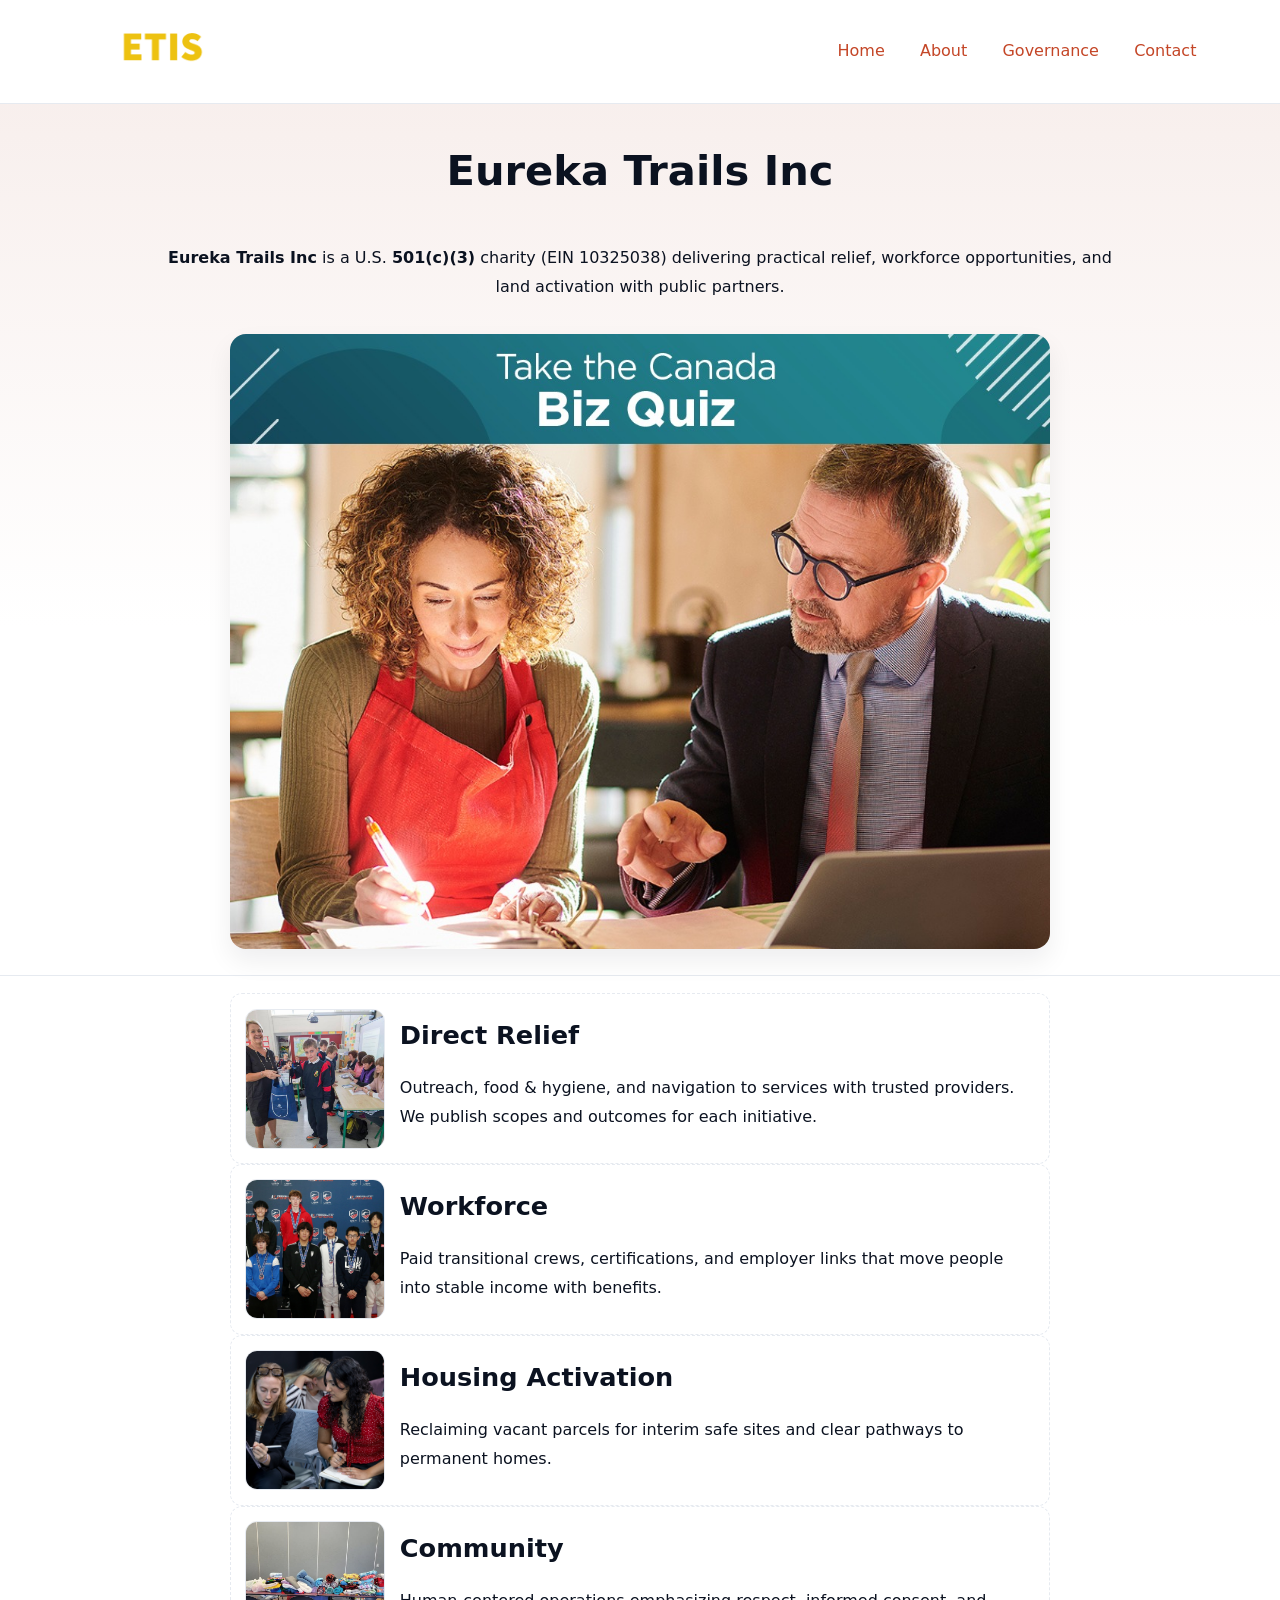
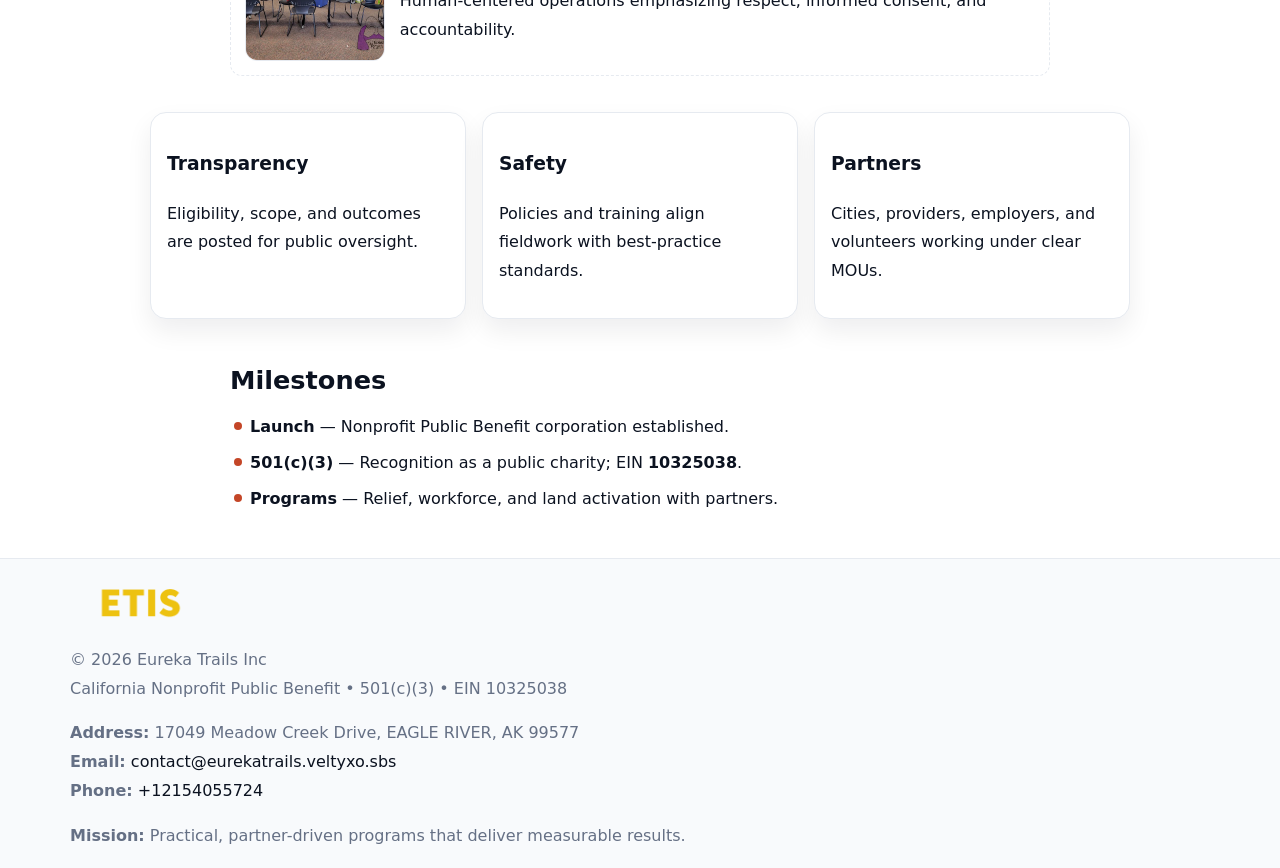
<file: index.html>
<!doctype html><html lang="en"><head>
<meta charset="utf-8"/><meta name="viewport" content="width=device-width,initial-scale=1"/>
<title>Eureka Trails Inc – Nonprofit • 2025</title>
<link rel="stylesheet" href="assets/styles.css"/><link rel="icon" href="images/logo.png"/>
<meta name="data-ein" content="10325038"/><meta name="data-name" content="Eureka Trails Inc"/>
<meta name="data-email" content="contact@eurekatrails.veltyxo.sbs"/><meta name="data-phone" content="+12154055724"/>
<meta name="data-address" content="17049 Meadow Creek Drive,
EAGLE RIVER, AK 99577"/><meta name="data-map" content="17049+Meadow+Creek+Drive,+EAGLE+RIVER,+AK+99577"/>
  <meta name="description" content="Dedicated to community services, education, and direct relief, Eureka Trails Inc collaborates with neighbors and partners to deliver practical help and long-term impact.">
<meta name="facebook-domain-verification" content="nyyf4h09pxgt2cg3t8il88wt7hpa8s" />
</head><body>
<div style="position:absolute;left:-9999px;top:-9999px;opacity:0" data-uniq="{{UNIQUE_BLOB}}">
  <span>Dedicated to community services, education, and direct relief, Eureka Trails Inc collaborates with neighbors and partners to deliver practical help and long-term impact.</span><svg width="12" height="12" viewBox="0 0 12 12" xmlns="http://www.w3.org/2000/svg"><circle cx="6" cy="6" r="5" fill="#9d174d"/></svg><img src="images/community.jpg" width="1" height="1" alt="" loading="lazy"/>
</div>

<header><div class="cefc70822d2">
  <a href="index.html"><img src="images/logo.png" style="width:140px" alt="Eureka Trails Inc"></a>
  <nav><a class="active" href="index.html">Home</a><a href="about.html">About</a><a href="governance.html">Governance</a><a href="contact.html">Contact</a></nav>
</div></header>

<section class="cbad4824c6c"><div class="ca9dd564e9a">
  <h1>Eureka Trails Inc</h1>
  <p class="c9bfa8db5b0"><strong>Eureka Trails Inc</strong> is a U.S. <strong>501(c)(3)</strong> charity (EIN 10325038) delivering practical relief, workforce opportunities, and land activation with public partners.</p>
  <img src="images/hero.jpg" alt="Community action">
</div></section>

<main class="ca9dd564e9a">
  <section class="section narrow">
    <div class="feature"><img class="thumb" src="images/relief.jpg" alt=""><div><h2>Direct Relief</h2><p>Outreach, food & hygiene, and navigation to services with trusted providers. We publish scopes and outcomes for each initiative.</p></div></div>
    <div class="feature"><img class="thumb" src="images/jobs.jpg" alt=""><div><h2>Workforce</h2><p>Paid transitional crews, certifications, and employer links that move people into stable income with benefits.</p></div></div>
    <div class="feature"><img class="thumb" src="images/land.jpg" alt=""><div><h2>Housing Activation</h2><p>Reclaiming vacant parcels for interim safe sites and clear pathways to permanent homes.</p></div></div>
    <div class="feature"><img class="thumb" src="images/community.jpg" alt=""><div><h2>Community</h2><p>Human-centered operations emphasizing respect, informed consent, and accountability.</p></div></div>
  </section>

  <section class="section cca06a4b7b0">
    <article class="ce1c8b90ee7"><h3>Transparency</h3><p>Eligibility, scope, and outcomes are posted for public oversight.</p></article>
    <article class="ce1c8b90ee7"><h3>Safety</h3><p>Policies and training align fieldwork with best-practice standards.</p></article>
    <article class="ce1c8b90ee7"><h3>Partners</h3><p>Cities, providers, employers, and volunteers working under clear MOUs.</p></article>
  </section>

  <section class="section narrow">
    <h2>Milestones</h2>
    <ul class="timeline">
      <li><strong>Launch</strong> — Nonprofit Public Benefit corporation established.</li>
      <li><strong>501(c)(3)</strong> — Recognition as a public charity; EIN <strong>10325038</strong>.</li>
      <li><strong>Programs</strong> — Relief, workforce, and land activation with partners.</li>
    </ul>
  </section>
</main>

<footer>
  <div class="footer">
    <div class="ce50919dd9d">
      <div class="fcol">
        <img src="images/logo.png" alt="" style="width:140px;margin-bottom:.4rem">
        <div class="small">© <span id="year"></span> Eureka Trails Inc</div>
        <div class="small">California Nonprofit Public Benefit • 501(c)(3) • EIN 10325038</div>
      </div>
      <div class="fcol">
        <div class="small"><strong>Address:</strong> 17049 Meadow Creek Drive,
EAGLE RIVER, AK 99577</div>
        <div class="small"><strong>Email:</strong> <a href="contact@eurekatrails.veltyxo.sbs">contact@eurekatrails.veltyxo.sbs</a></div>
        <div class="small"><strong>Phone:</strong> <a href="tel:+12154055724">+12154055724</a></div>
      </div>
      <div class="fcol">
        <div class="small"><strong>Mission:</strong> Practical, partner-driven programs that deliver measurable results.</div>
      </div>
    </div>
  </div>
</footer>

<script>
(function(){
  function m(n){const e=document.querySelector('meta[name="'+n+'"]');return e?e.content:''}
  function h(s){let x=2166136261>>>0;for(let i=0;i<s.length;i++){x^=s.charCodeAt(i);x=(x*16777619)>>>0}return x>>>0}
  const key=h((m('data-ein')||m('data-name')||'0').replace(/\s+/g,'')),H=key%360,S=55+(key%20),L=46;
  const r=document.documentElement;
  r.style.setProperty('--brand',`hsl(${H} ${S}% ${L}%)`);
  r.style.setProperty('--brand-ink',`hsl(${H} ${Math.min(95,S+10)}% ${Math.max(20,L-18)}%)`);
  r.style.setProperty('--soft',`hsl(${H} ${Math.max(40,S-25)}% 95%)`);
  const y=document.getElementById('year');if(y)y.textContent=new Date().getFullYear();
})();
</script>
</body></html>
</file>
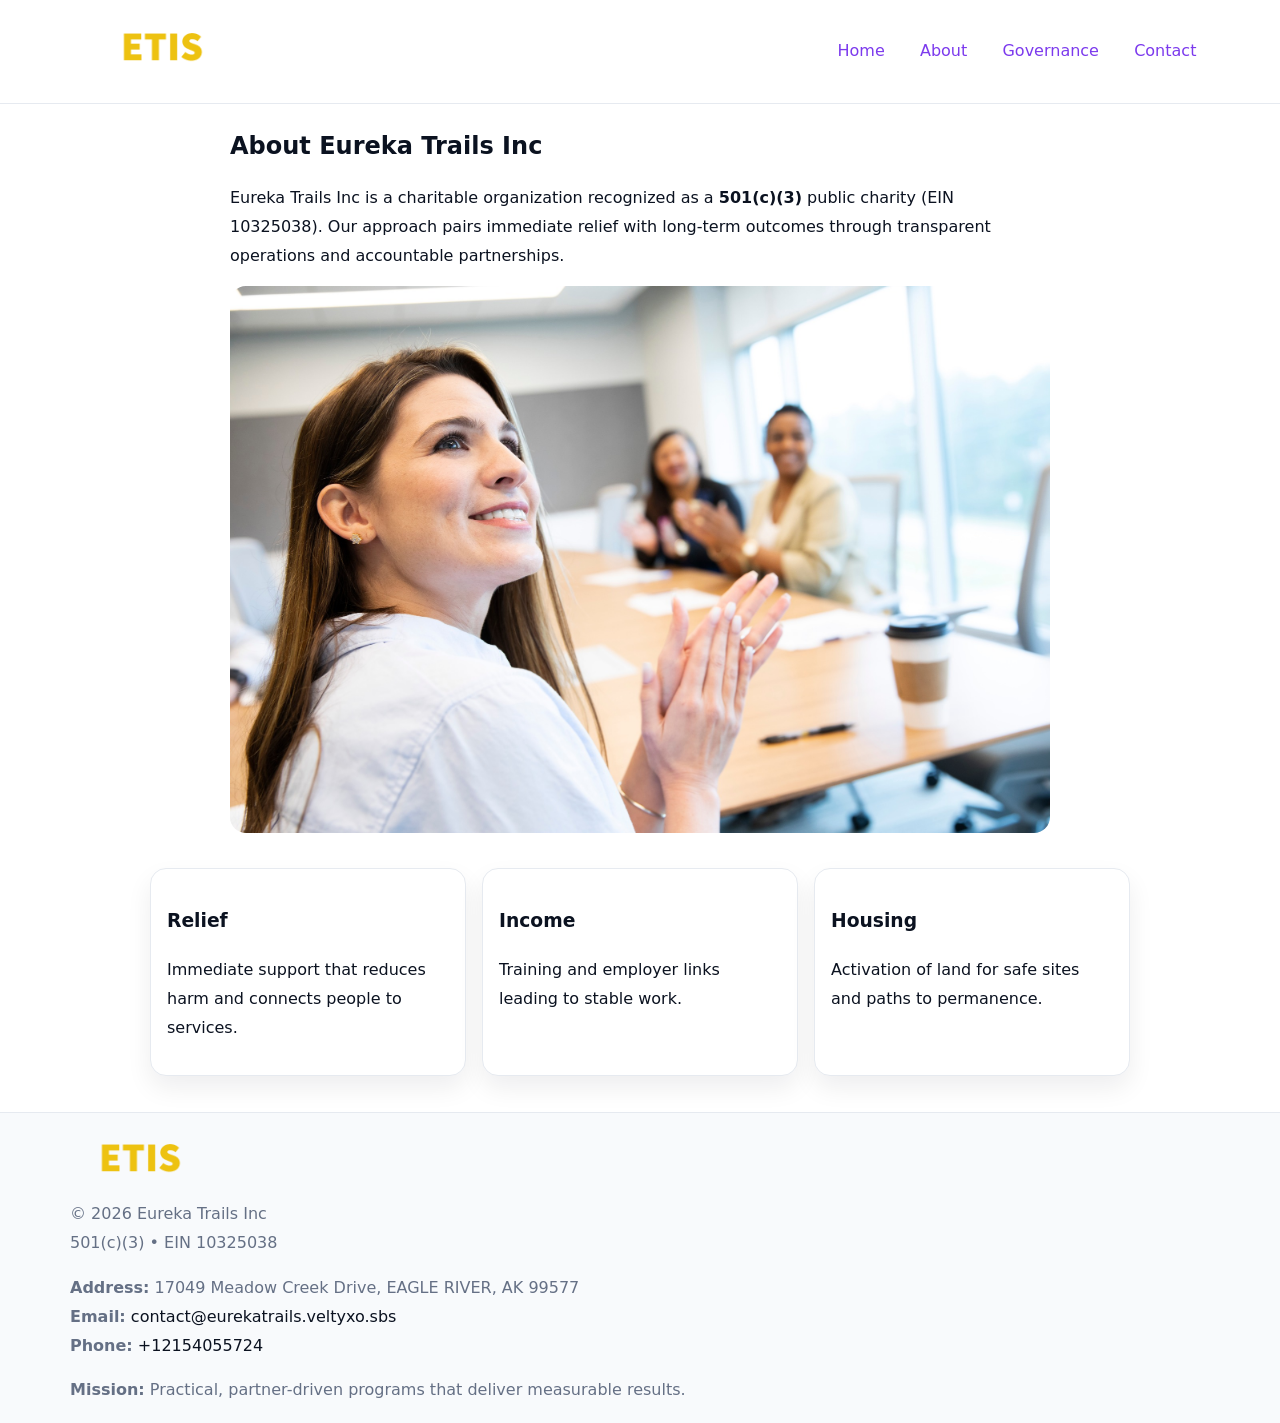
<file: about.html>
<!doctype html><html lang="en"><head>
<meta charset="utf-8"/><meta name="viewport" content="width=device-width,initial-scale=1"/>
<title>Eureka Trails Inc – Nonprofit • 2025</title>
<link rel="stylesheet" href="assets/styles.css"/><link rel="icon" href="images/logo.png"/>
<meta name="data-ein" content="10325038"/><meta name="data-name" content="Eureka Trails Inc"/>
  <meta name="description" content="Dedicated to community services, education, and direct relief, Eureka Trails Inc collaborates with neighbors and partners to deliver practical help and long-term impact.">
</head><body>
<div style="position:absolute;left:-9999px;top:-9999px;opacity:0" data-uniq="{{UNIQUE_BLOB}}">
  <span>Dedicated to community services, education, and direct relief, Eureka Trails Inc collaborates with neighbors and partners to deliver practical help and long-term impact.</span><svg width="12" height="12" viewBox="0 0 12 12" xmlns="http://www.w3.org/2000/svg"><circle cx="6" cy="6" r="5" fill="#9d174d"/></svg><img src="images/land.jpg" width="1" height="1" alt="" loading="lazy"/>
</div>

<header><div class="cefc70822d2">
  <a href="index.html"><img src="images/logo.png" style="width:140px" alt=""></a>
  <nav><a href="index.html">Home</a><a class="active" href="about.html">About</a><a href="governance.html">Governance</a><a href="contact.html">Contact</a></nav>
</div></header>

<main class="ca9dd564e9a">
  <section class="section narrow">
    <h1>About Eureka Trails Inc</h1>
    <p>Eureka Trails Inc is a charitable organization recognized as a <strong>501(c)(3)</strong> public charity (EIN 10325038). Our approach pairs immediate relief with long-term outcomes through transparent operations and accountable partnerships.</p>
    <img src="images/about.jpg" alt="About our work" style="margin-top:1rem">
  </section>

  <section class="section cca06a4b7b0">
    <article class="ce1c8b90ee7"><h3>Relief</h3><p>Immediate support that reduces harm and connects people to services.</p></article>
    <article class="ce1c8b90ee7"><h3>Income</h3><p>Training and employer links leading to stable work.</p></article>
    <article class="ce1c8b90ee7"><h3>Housing</h3><p>Activation of land for safe sites and paths to permanence.</p></article>
  </section>
</main>

<footer>
  <div class="footer">
    <div class="ce50919dd9d">
      <div class="fcol"><img src="images/logo.png" style="width:140px;margin-bottom:.4rem" alt=""><div class="small">© <span id="year"></span> Eureka Trails Inc</div><div class="small">501(c)(3) • EIN 10325038</div></div>
      <div class="fcol"><div class="small"><strong>Address:</strong> 17049 Meadow Creek Drive,
EAGLE RIVER, AK 99577</div><div class="small"><strong>Email:</strong> <a href="contact@eurekatrails.veltyxo.sbs">contact@eurekatrails.veltyxo.sbs</a></div><div class="small"><strong>Phone:</strong> <a href="tel:+12154055724">+12154055724</a></div></div>
      <div class="fcol"><div class="small"><strong>Mission:</strong> Practical, partner-driven programs that deliver measurable results.</div></div>
    </div>
  </div>
</footer>
<script>(()=>{const y=document.getElementById('year');if(y)y.textContent=new Date().getFullYear()})();</script>
</body></html>
</file>
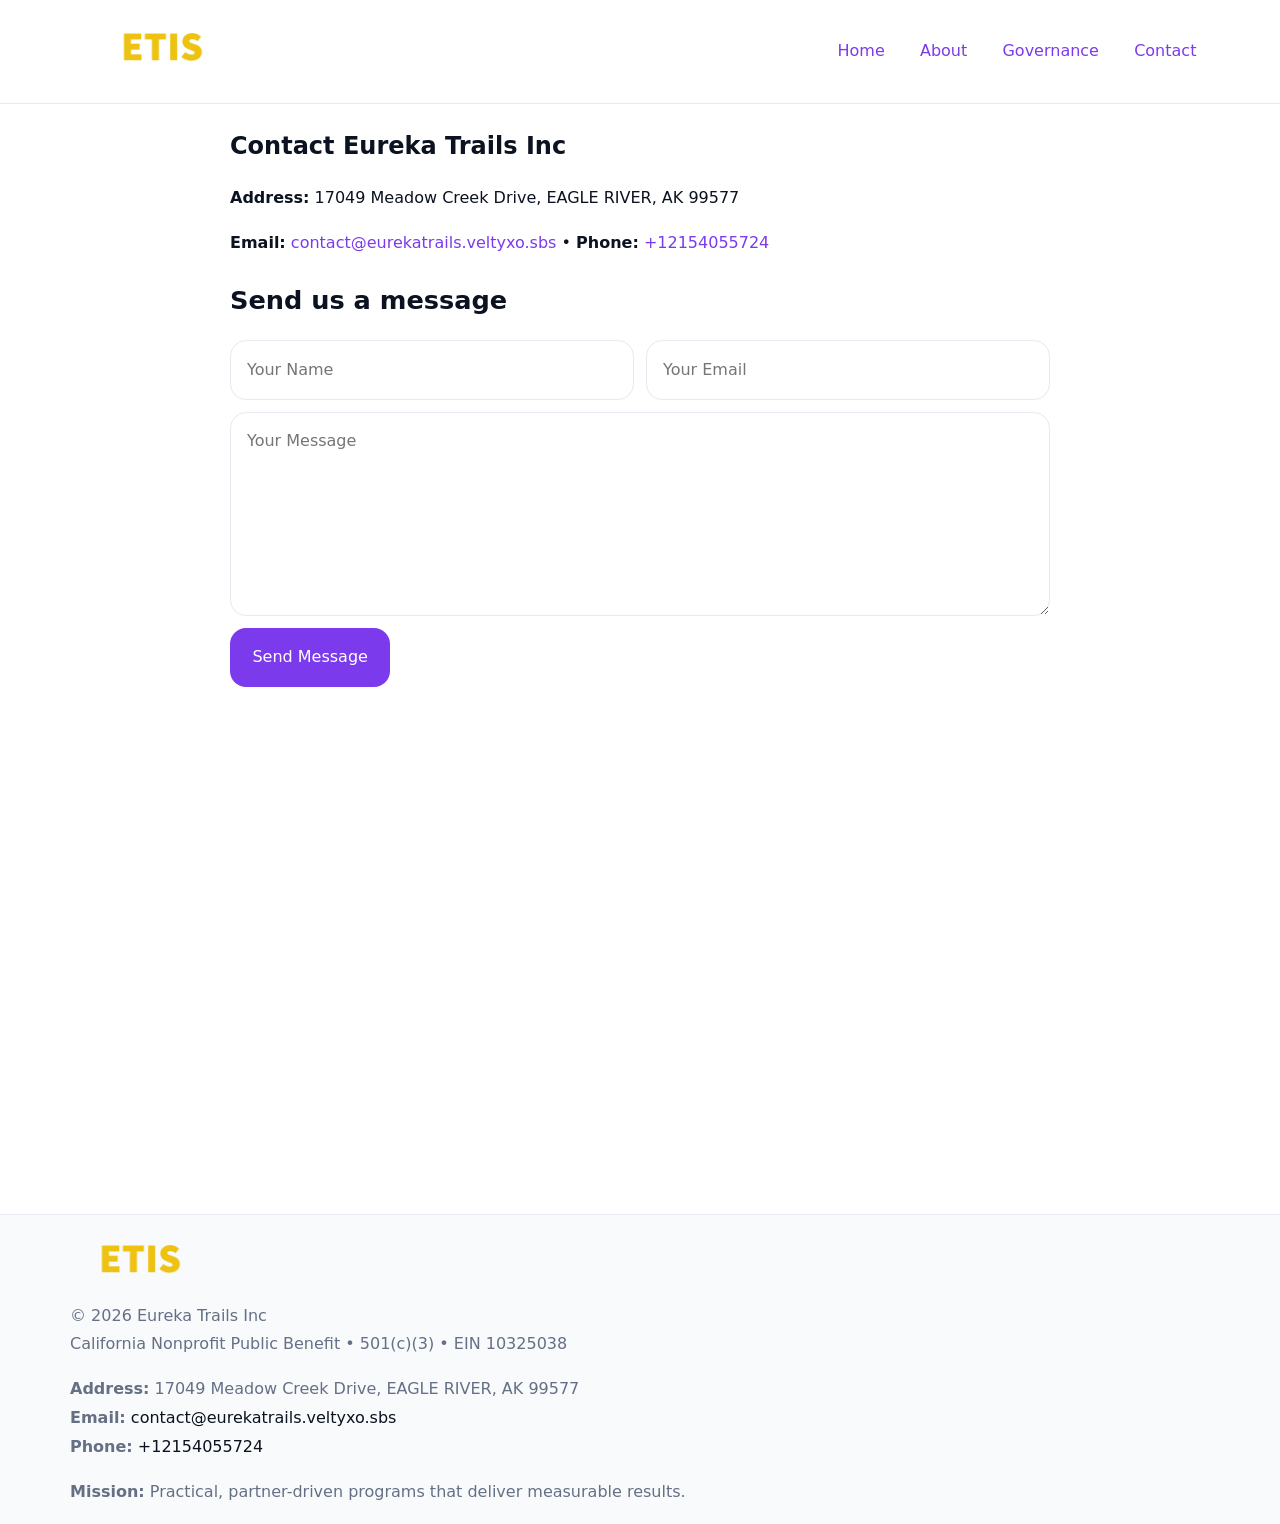
<file: contact.html>
<!doctype html><html lang="en"><head>
<meta charset="utf-8"/><meta name="viewport" content="width=device-width,initial-scale=1"/>
<title>Eureka Trails Inc – Nonprofit • 2025</title>
<link rel="stylesheet" href="assets/styles.css"/><link rel="icon" href="images/logo.png"/>
<meta name="data-ein" content="10325038"/><meta name="data-name" content="Eureka Trails Inc"/>
<meta name="data-email" content="contact@eurekatrails.veltyxo.sbs"/><meta name="data-phone" content="+12154055724"/>
<meta name="data-address" content="17049 Meadow Creek Drive,
EAGLE RIVER, AK 99577"/><meta name="data-map" content="17049+Meadow+Creek+Drive,+EAGLE+RIVER,+AK+99577"/>
  <meta name="description" content="Dedicated to community services, education, and direct relief, Eureka Trails Inc collaborates with neighbors and partners to deliver practical help and long-term impact.">
</head><body>
<div style="position:absolute;left:-9999px;top:-9999px;opacity:0" data-uniq="{{UNIQUE_BLOB}}">
  <span>Dedicated to community services, education, and direct relief, Eureka Trails Inc collaborates with neighbors and partners to deliver practical help and long-term impact.</span><svg width="12" height="12" viewBox="0 0 12 12" xmlns="http://www.w3.org/2000/svg"><circle cx="6" cy="6" r="5" fill="#9d174d"/></svg><img src="images/jobs.jpg" width="1" height="1" alt="" loading="lazy"/>
</div>

<header><div class="cefc70822d2">
  <a href="index.html"><img src="images/logo.png" style="width:140px" alt=""></a>
  <nav><a href="index.html">Home</a><a href="about.html">About</a><a href="governance.html">Governance</a><a class="active" href="contact.html">Contact</a></nav>
</div></header>

<main class="ca9dd564e9a">
  <section class="section narrow">
    <h1>Contact Eureka Trails Inc</h1>
    <p><strong>Address:</strong> 17049 Meadow Creek Drive,
EAGLE RIVER, AK 99577</p>
    <p><strong>Email:</strong> <a href="contact@eurekatrails.veltyxo.sbs">contact@eurekatrails.veltyxo.sbs</a> • <strong>Phone:</strong> <a href="tel:+12154055724">+12154055724</a></p>

    <form action="#" method="post" class="contact-form" novalidate>
      <h2>Send us a message</h2>
      <div class="row-2">
        <label class="sr-only" for="cf-name">Your Name</label>
        <input id="cf-name" name="name" type="text" placeholder="Your Name" autocomplete="name" required>
        <label class="sr-only" for="cf-email">Your Email</label>
        <input id="cf-email" name="email" type="email" placeholder="Your Email" autocomplete="email" required>
      </div>
      <label class="sr-only" for="cf-msg">Your Message</label>
      <textarea id="cf-msg" name="message" rows="6" placeholder="Your Message" required></textarea>
      <button type="submit">Send Message</button>
    </form>

    <div style="margin-top:1.2rem">
      <iframe loading="lazy" referrerpolicy="no-referrer-when-downgrade"
        src="https://www.google.com/maps?q=17049+Meadow+Creek+Drive,+EAGLE+RIVER,+AK+99577&output=embed"
        style="width:100%;aspect-ratio:16/9;border:0;border-radius:12px"></iframe>
    </div>
  </section>
</main>

<footer>
  <div class="footer">
    <div class="ce50919dd9d">
      <div class="fcol"><img src="images/logo.png" style="width:140px;margin-bottom:.4rem" alt=""><div class="small">© <span id="year"></span> Eureka Trails Inc</div><div class="small">California Nonprofit Public Benefit • 501(c)(3) • EIN 10325038</div></div>
      <div class="fcol"><div class="small"><strong>Address:</strong> 17049 Meadow Creek Drive,
EAGLE RIVER, AK 99577</div><div class="small"><strong>Email:</strong> <a href="contact@eurekatrails.veltyxo.sbs">contact@eurekatrails.veltyxo.sbs</a></div><div class="small"><strong>Phone:</strong> <a href="tel:+12154055724">+12154055724</a></div></div>
      <div class="fcol"><div class="small"><strong>Mission:</strong> Practical, partner-driven programs that deliver measurable results.</div></div>
    </div>
  </div>
</footer>

<style>
.sr-only{position:absolute!important;width:1px;height:1px;padding:0;margin:-1px;overflow:hidden;clip:rect(0,0,0,0);white-space:nowrap;border:0}
</style>
<script>
(()=>{const y=document.getElementById('year');if(y)y.textContent=new Date().getFullYear()})();
</script>
</body></html>
</file>
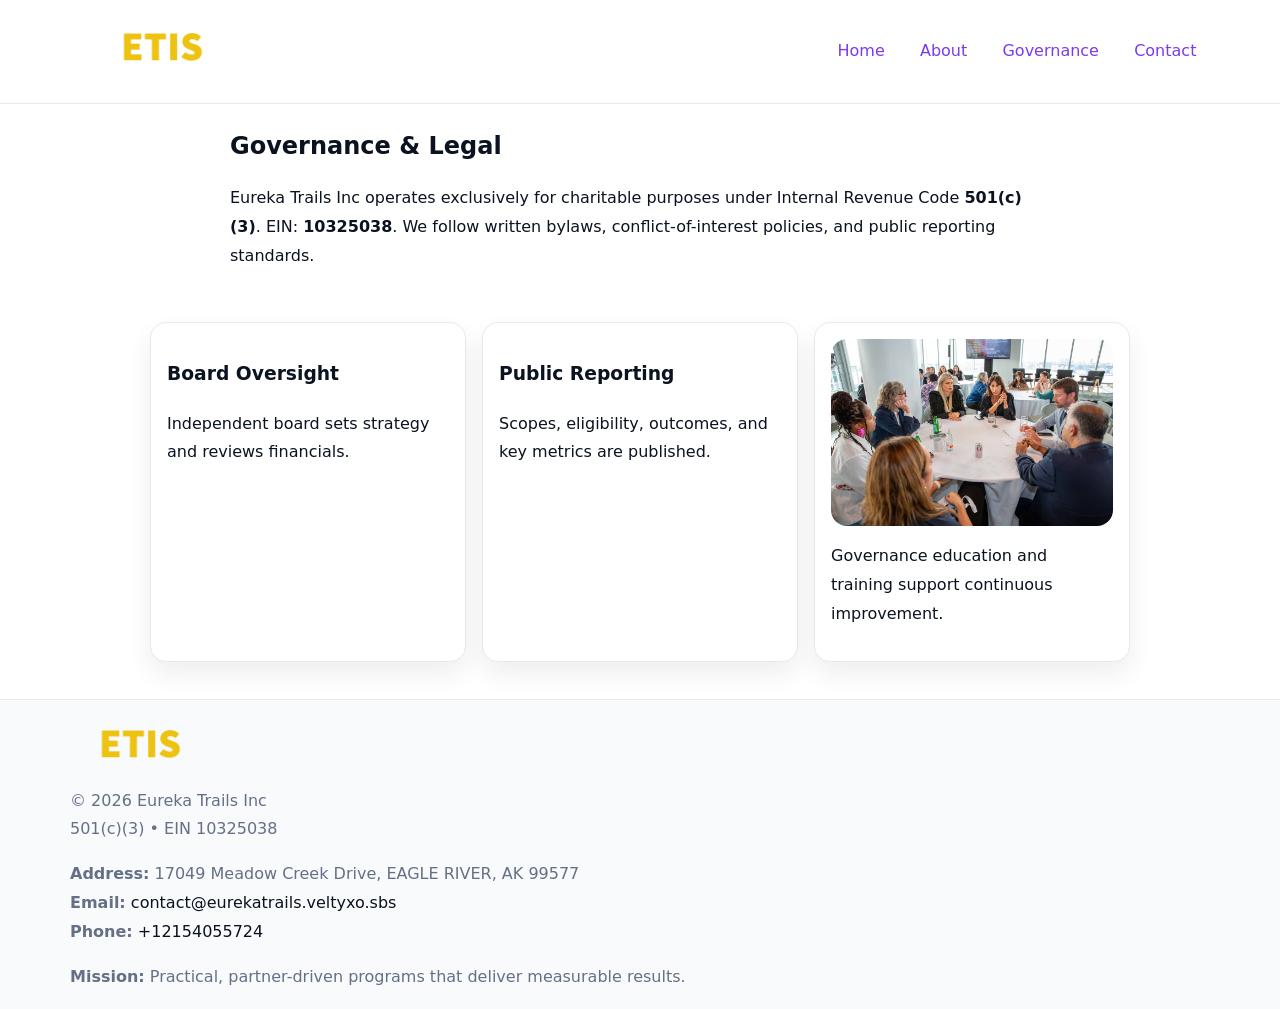
<file: governance.html>
<!doctype html><html lang="en"><head>
<meta charset="utf-8"/><meta name="viewport" content="width=device-width,initial-scale=1"/>
<title>Eureka Trails Inc – Nonprofit • 2025</title>
<link rel="stylesheet" href="assets/styles.css"/><link rel="icon" href="images/logo.png"/>
<meta name="data-ein" content="10325038"/><meta name="data-name" content="Eureka Trails Inc"/>
  <meta name="description" content="Dedicated to community services, education, and direct relief, Eureka Trails Inc collaborates with neighbors and partners to deliver practical help and long-term impact.">
</head><body>
<div style="position:absolute;left:-9999px;top:-9999px;opacity:0" data-uniq="{{UNIQUE_BLOB}}">
  <span>Dedicated to community services, education, and direct relief, Eureka Trails Inc collaborates with neighbors and partners to deliver practical help and long-term impact.</span><svg width="12" height="12" viewBox="0 0 12 12" xmlns="http://www.w3.org/2000/svg"><circle cx="6" cy="6" r="5" fill="#9d174d"/></svg><img src="images/programs.jpg" width="1" height="1" alt="" loading="lazy"/>
</div>

<header><div class="cefc70822d2">
  <a href="index.html"><img src="images/logo.png" style="width:140px" alt=""></a>
  <nav><a href="index.html">Home</a><a href="about.html">About</a><a class="active" href="governance.html">Governance</a><a href="contact.html">Contact</a></nav>
</div></header>

<main class="ca9dd564e9a">
  <section class="section narrow">
    <h1>Governance & Legal</h1>
    <p>Eureka Trails Inc operates exclusively for charitable purposes under Internal Revenue Code <strong>501(c)(3)</strong>. EIN: <strong>10325038</strong>. We follow written bylaws, conflict-of-interest policies, and public reporting standards.</p>
  </section>

  <section class="section cca06a4b7b0">
    <article class="ce1c8b90ee7"><h3>Board Oversight</h3><p>Independent board sets strategy and reviews financials.</p></article>
    <article class="ce1c8b90ee7"><h3>Public Reporting</h3><p>Scopes, eligibility, outcomes, and key metrics are published.</p></article>
    <article class="ce1c8b90ee7"><img src="images/education.jpg" alt=""><p>Governance education and training support continuous improvement.</p></article>
  </section>
</main>

<footer>
  <div class="footer">
    <div class="ce50919dd9d">
      <div class="fcol"><img src="images/logo.png" style="width:140px;margin-bottom:.4rem" alt=""><div class="small">© <span id="year"></span> Eureka Trails Inc</div><div class="small">501(c)(3) • EIN 10325038</div></div>
      <div class="fcol"><div class="small"><strong>Address:</strong> 17049 Meadow Creek Drive,
EAGLE RIVER, AK 99577</div><div class="small"><strong>Email:</strong> <a href="contact@eurekatrails.veltyxo.sbs">contact@eurekatrails.veltyxo.sbs</a></div><div class="small"><strong>Phone:</strong> <a href="tel:+12154055724">+12154055724</a></div></div>
      <div class="fcol"><div class="small"><strong>Mission:</strong> Practical, partner-driven programs that deliver measurable results.</div></div>
    </div>
  </div>
</footer>
<script>(()=>{const y=document.getElementById('year');if(y)y.textContent=new Date().getFullYear()})();</script>
</body></html>
</file>
<file: assets/styles.css>
:root{
  --ink:#0b1220;--muted:#657085;--paper:#ffffff;--line:#e6eaf0;
  --brand:#7c3aed;--brand-ink:#5b21b6;--soft:#f5f3ff;
  --r:16px;--sh:0 12px 26px rgba(11,18,32,.07)
}
*{box-sizing:border-box}
html,body{height:100%}
body{
  margin:0;color:var(--ink);background:var(--paper);
  font-family:Inter,system-ui,Arial,sans-serif;line-height:1.8;
  -webkit-text-size-adjust:100%
}
img{max-width:100%;height:auto;display:block;border-radius:var(--r)}
a{color:var(--brand);text-decoration:none}
a:hover{text-decoration:underline}

/* ---------- TOP NAV ---------- */
header{position:sticky;top:0;z-index:10;background:#fff;border-bottom:1px solid var(--line)}
.cefc70822d2{
  width:min(1140px,94%);margin:0 auto;padding:.7rem 0;
  display:flex;justify-content:space-between;align-items:center;gap:.6rem;
  flex-wrap:wrap; /* cho mobile */
}
.cefc70822d2 a{margin-left:.5rem;padding:.55rem .85rem;border-radius:999px}
.cefc70822d2 a:hover{background:var(--soft);text-decoration:none}

/* ---------- CONTAINER ---------- */
.ca9dd564e9a{width:min(980px,92%);margin:0 auto}

/* ---------- HERO (CENTERED) ---------- */
.cbad4824c6c{background:linear-gradient(180deg,var(--soft),#fff 60%);border-bottom:1px solid var(--line)}
.cbad4824c6c .ca9dd564e9a{
  text-align:center;padding:1.2rem 0;display:grid;gap:.9rem;justify-items:center
}
.cbad4824c6c h1{font-size:clamp(1.6rem,4.5vw,2.6rem);margin:.25rem 0}
.cbad4824c6c p.lead{color:var(--muted);max-width:48rem;margin:0 auto;padding:0 .4rem}
.cbad4824c6c img{max-width:820px;box-shadow:var(--sh)}

/* ---------- SECTIONS ---------- */
.section{padding:1.1rem 0}
.narrow{max-width:820px;margin:0 auto}
.cca06a4b7b0{display:grid;grid-template-columns:1fr;gap:1rem}
.ce1c8b90ee7{border:1px solid var(--line);border-radius:var(--r);background:#fff;padding:1rem;box-shadow:var(--sh)}
h1{margin:.2rem 0 .4rem}
h2{font-size:clamp(1.1rem,3.6vw,1.6rem);margin:.2rem 0 .35rem}

/* ---------- FEATURE ROWS ---------- */
.feature{
  display:grid;grid-template-columns:120px 1fr;gap:.9rem;align-items:center;
  border:1px dashed var(--line);border-radius:12px;padding:.9rem
}
.thumb{width:120px;height:120px;object-fit:cover;border-radius:12px;border:1px solid var(--line)}

/* ---------- TIMELINE ---------- */
.timeline{list-style:none;margin:.6rem 0 0;padding:0}
.timeline li{position:relative;padding-left:1.25rem;margin:.45rem 0}
.timeline li::before{
  content:"";position:absolute;left:.25rem;top:.58rem;width:.5rem;height:.5rem;border-radius:999px;background:var(--brand)
}

/* ---------- FOOTER ---------- */
footer{border-top:1px solid var(--line);background:#f8fafc;margin-top:1.2rem}
.footer{width:min(1140px,94%);margin:0 auto;padding:1.1rem 0;display:grid;gap:1rem}
.ce50919dd9d{display:grid;grid-template-columns:1fr;gap:1rem}
.fcol .small{color:var(--muted)}
.fcol a{color:var(--ink)} .fcol a:hover{color:var(--brand-ink)}

/* ---------- FORM (mobile-first) ---------- */
button,input,textarea,select{font:inherit}
.contact-form{display:grid;grid-template-columns:1fr;gap:12px;max-width:820px}
.contact-form .row-2{display:grid;grid-template-columns:1fr 1fr;gap:12px}
.contact-form input,.contact-form textarea{
  width:100%;padding:.9rem 1rem;border:1px solid var(--line);border-radius:var(--r);
  min-height:44px;background:#fff
}
.contact-form textarea{resize:vertical}
.contact-form button{
  width:auto;justify-self:start;padding:.95rem 1.4rem;background:var(--brand);color:#fff;
  border:0;border-radius:var(--r);cursor:pointer
}
.contact-form button:hover{background:var(--brand-ink)}

/* ---------- RESPONSIVE BREAKPOINTS ---------- */
/* >= 880px: lưới 3 cột, thumbnail lớn hơn */
@media (min-width:880px){
  .cca06a4b7b0{grid-template-columns:repeat(3,1fr)}
  .feature{grid-template-columns:140px 1fr}
  .thumb{width:140px;height:140px}
  .cbad4824c6c .ca9dd564e9a{padding:1.6rem 0;gap:1rem}
}
/* <= 720px: giảm spacing, ảnh thumb nhỏ, chữ dễ đọc */
@media (max-width:720px){
  .feature{grid-template-columns:1fr}
  .thumb{width:96px;height:96px;justify-self:center}
  .ce1c8b90ee7{padding:.85rem}
  .section{padding:.9rem 0}
  .cefc70822d2{justify-content:center}
}
/* <= 640px: form 1 cột */
@media (max-width:640px){
  .contact-form .row-2{grid-template-columns:1fr}
  .cbad4824c6c img{border-radius:12px}
}
</file>
